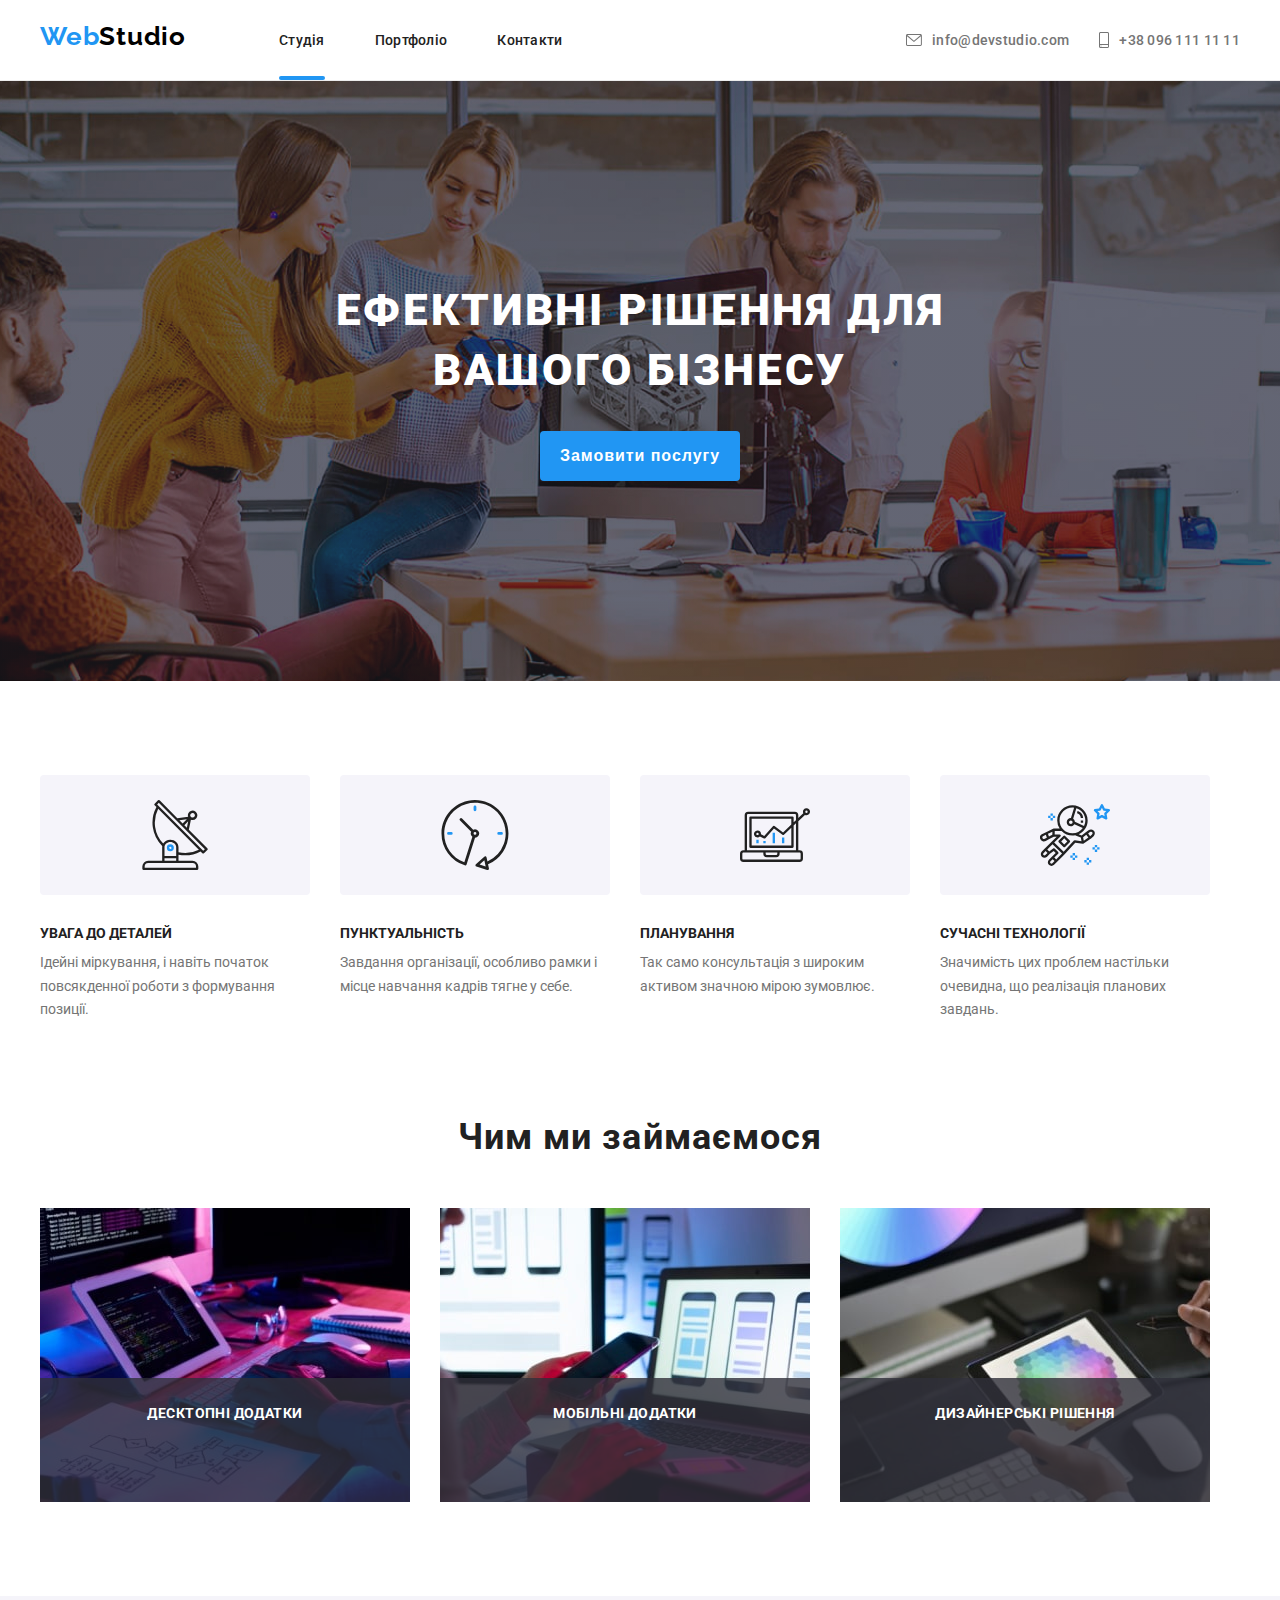
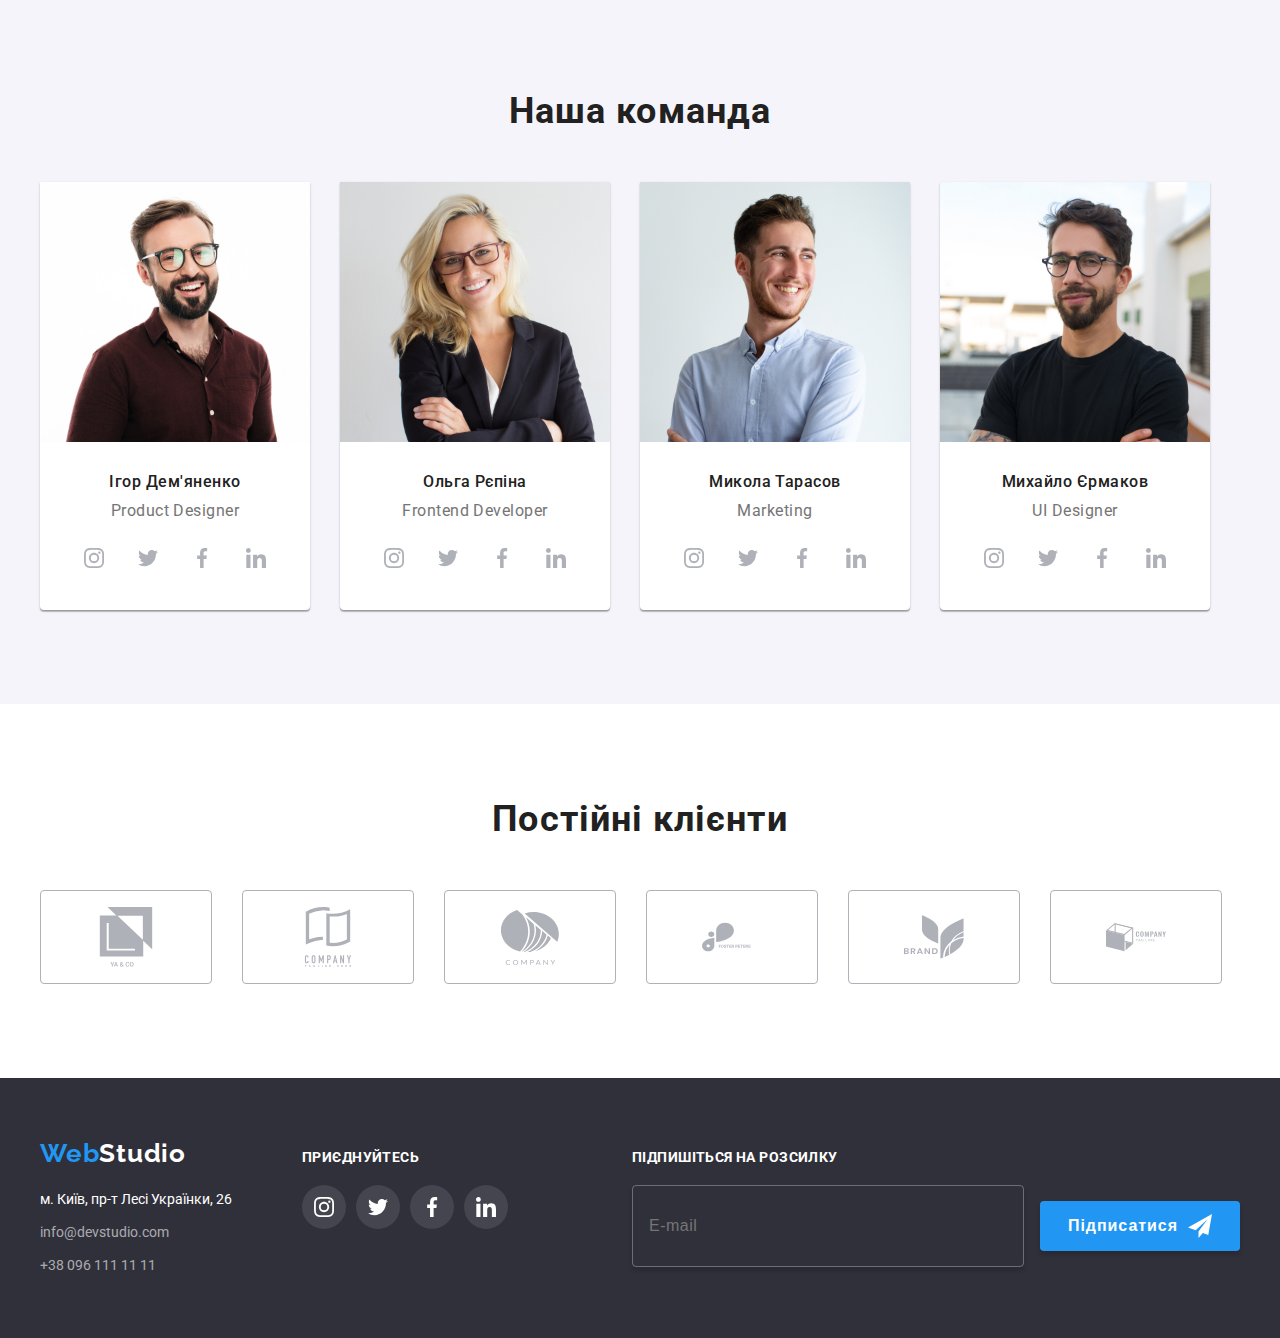
<file: index.html>
<!DOCTYPE html>
<html lang="uk">
  <head>
     <link rel="preconnect" href="https://fonts.googleapis.com">
    <link rel="preconnect" href="https://fonts.gstatic.com" crossorigin >
    <link href="https://fonts.googleapis.com/css2?family=Raleway:wght@700&family=Roboto:wght@400;500;700;900&display=swap"
    rel="stylesheet">
   <link rel="stylesheet" href="https://cdnjs.cloudflare.com/ajax/libs/modern-normalize/2.0.0/modern-normalize.min.css" integrity="sha512-4xo8blKMVCiXpTaLzQSLSw3KFOVPWhm/TRtuPVc4WG6kUgjH6J03IBuG7JZPkcWMxJ5huwaBpOpnwYElP/m6wg==" crossorigin="anonymous" referrerpolicy="no-referrer" >
    <link rel="stylesheet" href="./css/styles.css" >
    <title>WebStudio</title>
  </head>
  <body>
    <header>
      <!-- Навігація -->
      <div class="container">
      <nav class="nav">
        <a class="nav__logo" href="index.html"
          >Web<span class="nav__logo-color">Studio</span></a
        >
        <ul class="pages">
          <li class="pages__item"><a class="pages__link pages__link--actual-page" href="index.html">Студія</a></li>
          <li class="pages__item"><a class="pages__link" href="./portfolio.html">Портфоліо</a></li>
          <li class="pages__item"><a class="pages__link" href="">Контакти</a></li>
        </ul>
            </nav>
        <ul class="nav-contacts">
          <li class="nav-contacts__item">
            <a class="nav-contacts__link" href="mailto:info@devstudio.com"
              ><svg class="nav-contacts__icon" width="16" height="12">
                <use href="./images/icons-contacts.svg#icon-mail"></use>
              </svg>info@devstudio.com</a
            >
          </li>
          <li class="nav-contacts__item">
            <a class="nav-contacts__link" href="tel:+380961111111">
              <svg class="nav-contacts__icon" width="10" height="16">
                <use href="./images/icons-contacts.svg#icon-phone"></use>
              </svg>+38 096 111 11 11</a>
          </li>
        </ul>
      </div>
    </header>
    <main>
      <!-- Шапка -->
      <section class="head">
        <div class="container">
        <h1 class="head__text">Ефективні рішення для вашого бізнесу</h1>
        <button class="head__button" type="button" data-modal-open>Замовити послугу</button>
      </div>
      </section>
      <!-- Особливості -->
      <section>
        <div class="container">
        <ul class="feautures">
          <li class="feautures__item"><div class="feautures__icon">
             <svg class="icon" width="70" height="70">
              <use href="./images/icons.svg#icon-antenna"></use>
             </svg></div>
            <h3 class="feautures__title">УВАГА ДО ДЕТАЛЕЙ</h3>
            <p class="feautures__text">
              Ідейні міркування, і навіть початок повсякденної роботи з
              формування позиції.
            </p>
          </li>
          <li class="feautures__item"><div class="feautures__icon">
             <svg class="icon" width="70" height="70">
              <use href="./images/icons.svg#icon-clock"></use>
             </svg></div>
            <h3 class="feautures__title">ПУНКТУАЛЬНІСТЬ</h3>
            <p class="feautures__text">
              Завдання організації, особливо рамки і місце навчання кадрів тягне
              у себе.
            </p>
          </li>
          <li class="feautures__item"><div class="feautures__icon">
             <svg class="icon" width="70" height="70">
              <use href="./images/icons.svg#icon-diagram"></use>
             </svg></div>
            <h3 class="feautures__title">ПЛАНУВАННЯ</h3>
            <p class="feautures__text">
              Так само консультація з широким активом значною мірою зумовлює.
            </p>
          </li>
          <li class="feautures__item">
            <div class="feautures__icon">
             <svg class="icon" width="70" height="70">
              <use href="./images/icons.svg#icon-astronaut"></use>
             </svg></div>
            <h3 class="feautures__title">СУЧАСНІ ТЕХНОЛОГІЇ</h3>
            <p class="feautures__text">
              Значимість цих проблем настільки очевидна, що реалізація планових
              завдань.
            </p>
          </li>
        </ul>
      </div>
      </section>
      <!-- Чим ми займаємося -->
      <section class="activities">
        <div class="container">
        <h2 class="ctivities__title">Чим ми займаємося</h2>
        <ul class="activities__img">
          <li class="activities__item"><img src="./images/box1.jpg" alt="Десктопні додатки" width="370"> <p class="activities__text">Десктопні додатки</p></li>
          <li class="activities__item"><img src="./images/box2.jpg" alt="Мобільні додатки" width="370"><p class="activities__text">Мобільні додатки</p></li>
          <li class="activities__item"><img src="./images/box3.jpg" alt="Дизайнерські рішення" width="370"><p class="activities__text">Дизайнерські рішення</p></li>
        </ul>
        </div>
      </section>
      <!-- Наша команда -->
      <section class="team">
        <div class="container">
        <h2 class="team__title">Наша команда</h2>
        <ul class="team__list">
          <li class="team__item">
            <img
              src="./images/productdesigner.jpg"
              alt="Ігор Дем'яненко"
              width="270"> <div class="team__block">
            <h3 class="team__name">Ігор Дем'яненко</h3>
            <p class="team__job">Product Designer</p>
            <ul class="team-sm">
              <li>
                <a href="" class="team-sm__icon"><svg class="social-media" width="20" height="20">
              <use href="./images/icons.svg#icon-instagram"></use>
            </svg></a>
              </li>
              <li>
                <a href="" class="team-sm__icon"><svg class="social-media" width="20" height="20">
              <use href="./images/icons.svg#icon-twitter"></use>
            </svg></a>
              </li>
              <li>
                <a href="" class="team-sm__icon"><svg class="social-media" width="20" height="20">
              <use href="./images/icons.svg#icon-facebook"></use>
            </svg></a>
              </li>
              <li>
                <a href="" class="team-sm__icon"><svg class="social-media" width="20" height="20">
              <use href="./images/icons.svg#icon-linkedin"></use>
            </svg></a>
              </li>
            </ul>
          </div>
          </li>
          <li class="team__item">
            <img
              src="./images/frontenddeveloper.jpg"
              alt="Ольга Рєпіна"
              width="270"
            ><div class="team__block">
            <h3 class="team__name">Ольга Рєпіна</h3>
            <p class="team__job">Frontend Developer</p>
            <ul class="team-sm">
              <li>
                <a href="" class="team-sm__icon"><svg class="social-media" width="20" height="20">
              <use href="./images/icons.svg#icon-instagram"></use>
            </svg></a>
              </li>
              <li>
                <a href="" class="team-sm__icon"><svg class="social-media" width="20" height="20">
              <use href="./images/icons.svg#icon-twitter"></use>
            </svg></a>
              </li>
              <li>
                <a href="" class="team-sm__icon"><svg class="social-media" width="20" height="20">
              <use href="./images/icons.svg#icon-facebook"></use>
            </svg></a>
              </li>
              <li>
                <a href="" class="team-sm__icon"><svg class="social-media" width="20" height="20">
              <use href="./images/icons.svg#icon-linkedin"></use>
            </svg></a>
              </li>
            </ul></div>
          </li>
          <li class="team__item">
            <img
              src="./images/marketing.jpg"
              alt="Микола Тарасов"
              width="270"
            ><div class="team__block">
            <h3 class="team__name">Микола Тарасов</h3>
            <p class="team__job">Marketing</p>
            <ul class="team-sm">
              <li>
                <a href="" class="team-sm__icon"><svg class="social-media" width="20" height="20">
              <use href="./images/icons.svg#icon-instagram"></use>
            </svg></a>
              </li>
              <li>
                <a href="" class="team-sm__icon"><svg class="social-media" width="20" height="20">
              <use href="./images/icons.svg#icon-twitter"></use>
            </svg></a>
              </li>
              <li>
                <a href="" class="team-sm__icon"><svg class="social-media" width="20" height="20">
              <use href="./images/icons.svg#icon-facebook"></use>
            </svg></a>
              </li>
              <li>
                <a href="" class="team-sm__icon"><svg class="social-media" width="20" height="20">
              <use href="./images/icons.svg#icon-linkedin"></use>
            </svg></a>
              </li>
            </ul></div>
          </li>
          <li class="team__item">
            <img
              src="./images/uidesigner.jpg"
              alt="Михайло Єрмаков"
              width="270"
            ><div class="team__block">
            <h3 class="team__name">Михайло Єрмаков</h3>
            <p class="team__job">UI Designer</p><ul class="team-sm">
              <li>
                <a href="" class="team-sm__icon"><svg class="social-media" width="20" height="20">
              <use href="./images/icons.svg#icon-instagram"></use>
            </svg></a>
              </li>
              <li>
                <a href="" class="team-sm__icon"><svg class="social-media" width="20" height="20">
              <use href="./images/icons.svg#icon-twitter"></use>
            </svg></a>
              </li>
              <li>
                <a href="" class="team-sm__icon"><svg class="social-media" width="20" height="20">
              <use href="./images/icons.svg#icon-facebook"></use>
            </svg></a>
              </li>
              <li>
                <a href="" class="team-sm__icon"><svg class="social-media" width="20" height="20">
              <use href="./images/icons.svg#icon-linkedin"></use>
            </svg></a>
              </li>
            </ul></div>
          </li>
        </ul>
        </div>
      </section>

  <!-- Постійні клієнти -->
      <section class="clients"> 
        <div class="container">
<h2 class="clients__title">Постійні клієнти</h2>
<ul class="clients__list">
  <li>
  <a href="" class="clients__logo"> <svg width="106" height="60">
    <use href="./images/icons.svg#icon-group-1"></use>
  </svg></a>
  </li>
  <li>
  <a href="" class="clients__logo"> <svg width="106" height="60">
    <use href="./images/icons.svg#icon-group-2"></use>
  </svg></a>
  </li>
  <li>
  <a href="" class="clients__logo"> <svg width="106" height="60">
    <use href="./images/icons.svg#icon-group-3"></use>
  </svg></a>
  </li>
  <li>
  <a href="" class="clients__logo"> <svg width="106" height="60">
    <use href="./images/icons.svg#icon-group-4"></use>
  </svg></a>
  </li>
  <li>
  <a href="" class="clients__logo"> <svg width="106" height="60">
    <use href="./images/icons.svg#icon-group-5"></use>
  </svg></a>
  </li>
  <li>
  <a href="" class="clients__logo"> <svg width="106" height="60">
    <use href="./images/icons.svg#icon-group-6"></use>
  </svg></a>
  </li>
</ul>
        </div>
      </section>
    </main>
    <!-- Footer -->
    <footer class="footer-bcg">
      <div class="container footer">
          <div>
        <a class="footer__logo" href="index.html"
          >Web<span class="footer__logo--color">Studio</span></a>
        <address class="footer-adres">
          <p class="footer-adres__text">м. Київ, пр-т Лесі Українки, 26</p>
          <ul class="footer-adres__contacts">
            <li class="footer-adres__item" >
              <a class="footer-adres__link" href="mailto:info@devstudio.com"
                >info@devstudio.com</a
              >
            </li>
            <li class="footer-adres__item" >
              <a class="footer-adres__link" href="tel:+380961111111"
                >+38 096 111 11 11</a
              >
            </li>
          </ul>
          </address></div>
          <div class="footer-sm">
            <h3 class="footer-sm__title">приєднуйтесь</h3>
            <ul class="footer-sm__list">
              <li>
                <a href="" class="footer-sm__icon"><svg class="social-media" width="20" height="20">
              <use href="./images/icons.svg#icon-instagram"></use>
            </svg></a>
              </li>
              <li>
                <a href="" class="footer-sm__icon"><svg class="social-media" width="20" height="20">
              <use href="./images/icons.svg#icon-twitter"></use>
            </svg></a>
              </li>
              <li>
                <a href="" class="footer-sm__icon"><svg width="20" height="20">
              <use href="./images/icons.svg#icon-facebook"></use>
            </svg></a>
              </li>
              <li>
                <a href="" class="footer-sm__icon"><svg width="20" height="20">
              <use href="./images/icons.svg#icon-linkedin"></use>
            </svg></a>
              </li>
            </ul></div>
            <form class="footer-input">
              <label class="footer-input__label" for="email-input">
                Підпишіться на розсилку
              </label>
              <input type="email" id="email-input" placeholder="E-mail" class="footer-input__email">
              <button class="footer-input__button" type="submit">
                Підписатися
                <svg class="footer-input__icon" width="24" height="24">
                  <use href="./images/icons.svg#icon-send"/>
                </svg>
              </button>
            </form>
      </div>
    </footer>

    <!-- modal -->

    <div class="backdrop is-hidden" data-modal>
      <div class="modal">
        <button type="button" class="modal__close-btn" data-modal-close> 
          <svg class="icon-close" width="18" height="18">
          <use href="./images/icons.svg#icon-close"></use>
        </svg></button>
        <form class="modal-form">
        <h3 class="modal-form__title">Залиште свої дані, ми вам передзвонимо</h3>
<label class="modal-form__label">
  <span class="modal-form__name">Ім'я</span>
  <input type="text" name="name" class="modal-form__input"> 
  <svg class="modal-form__icon" width="18" height="18">
  <use href="./images/icons.svg#icon-modal-person"></use>
</svg></label>
<label class="modal-form__label">
  <span class="modal-form__name">Телефон</span>
  <input type="tel" name="phone" class="modal-form__input"> 
  <svg class="modal-form__icon" width="18" height="18">
  <use href="./images/icons.svg#icon-modal-phone"></use>
</svg></label>
<label class="modal-form__label">
  <span class="modal-form__name">Пошта</span>
  <input type="email" name="mail" class="modal-form__input"> 
  <svg class="modal-form__icon" width="18" height="18" >
  <use href="./images/icons.svg#icon-modal-mail"></use>
</svg></label>
<label class="modal-form__label">
  <span class="modal-form__name">Коментар</span>
<textarea class="modal-form__coments" cols="30" rows="10" placeholder="Введіть текст" ></textarea></label>
  <label class="modal-form__checkbox">
<input class="checkbox__input checkbox-hidden" type="checkbox" name="consent" value="consent">
<span class="custom__checkbox">
<svg width="16" height="15" class="custom-checkbox__icon">
  <use href="./images/icons.svg#icon-check"></use>
</svg></span>
 <span class="checkbox__text">Погоджуюся з розсилкою та приймаю <a href="" class="checkbox__link">Умови договору</a></span> 
</label>
 <button class="modal-form__button" type="submit">Відправити</button>
</form>
      </div>
    </div>
      <script src="./js/modal.js"></script>
  </body>
</html>
</file>
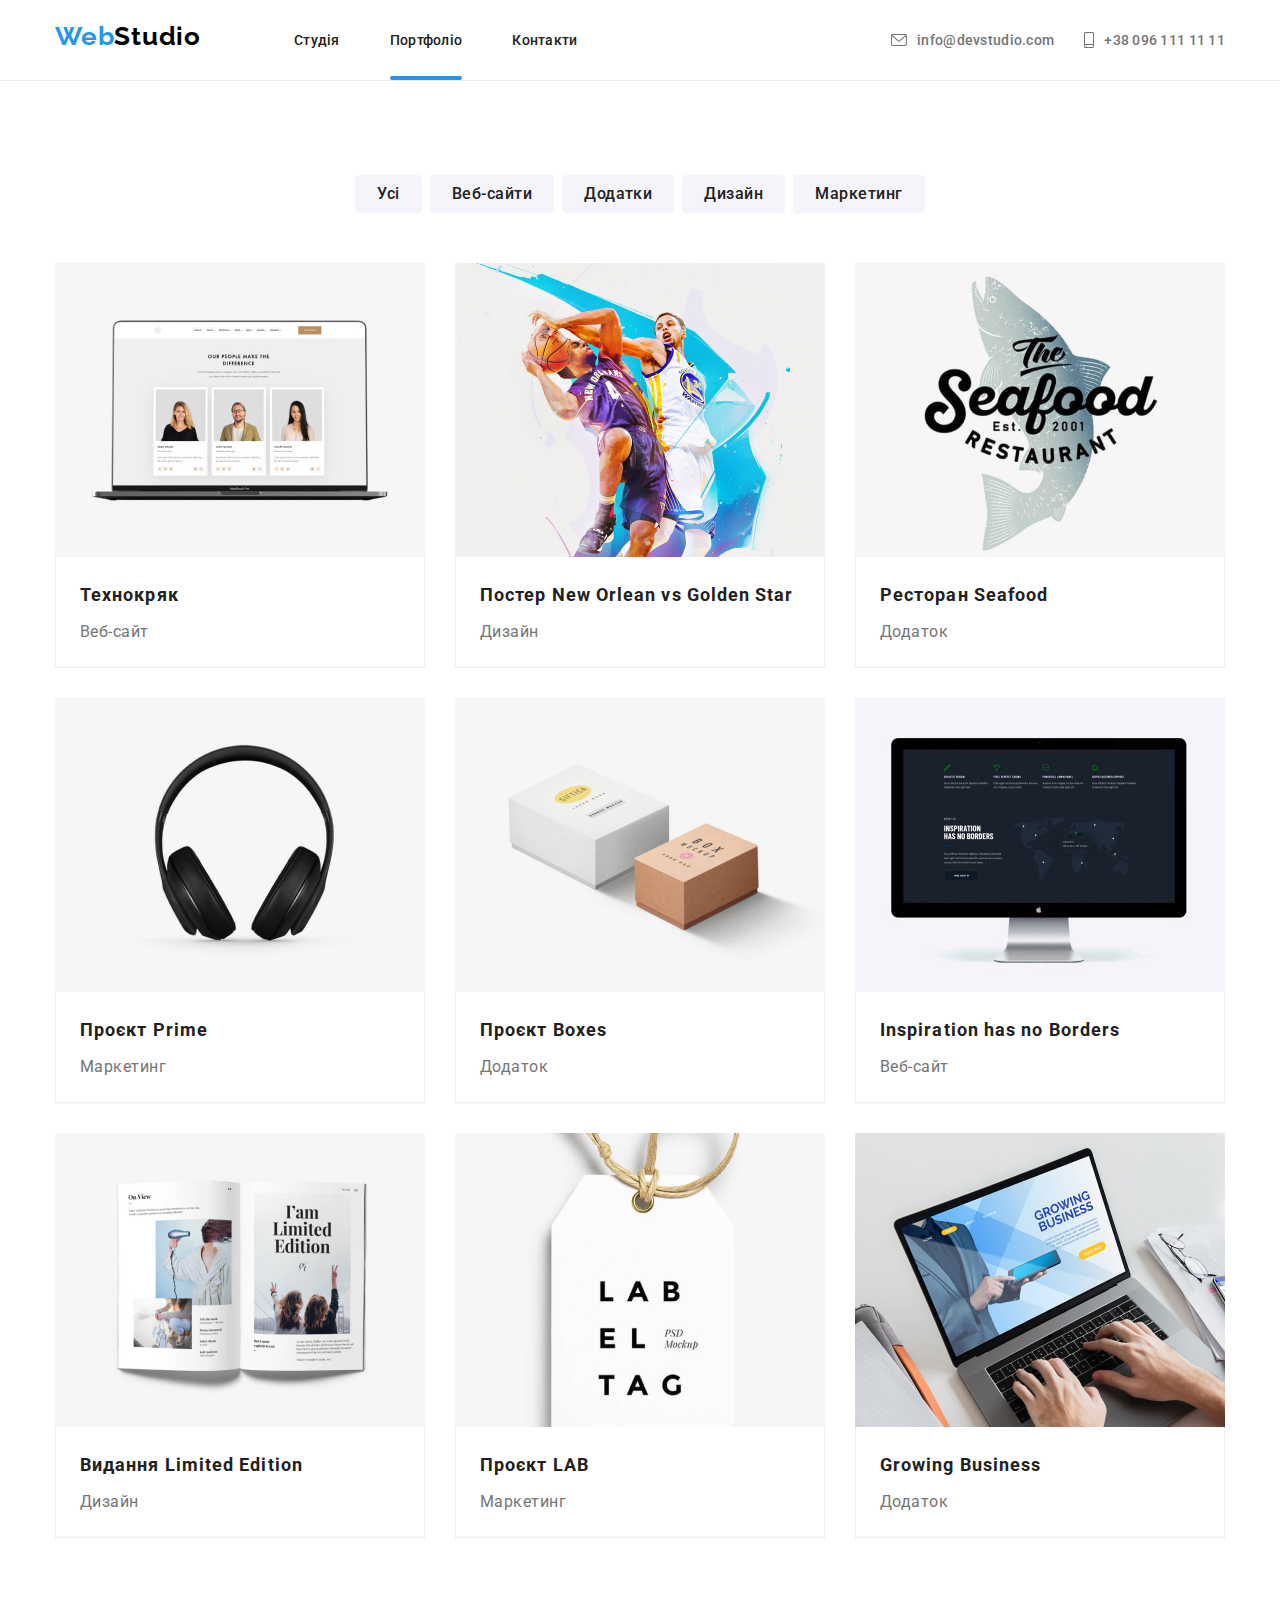
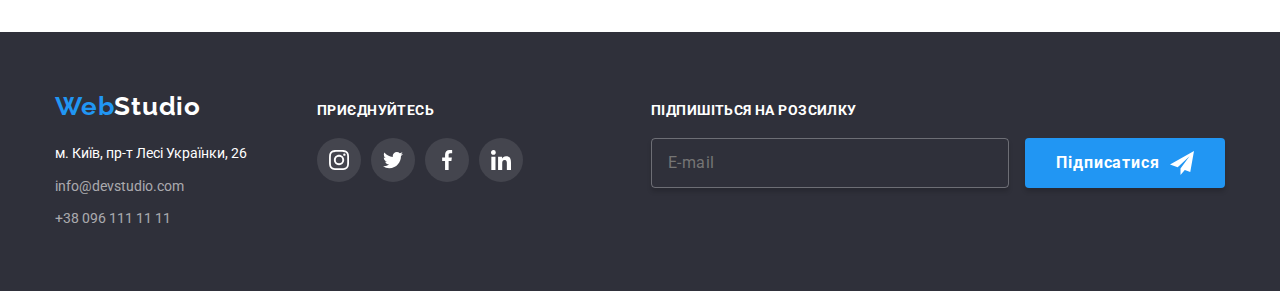
<file: portfolio.html>
<!DOCTYPE html>
<html lang="uk">
  <head>
    <link
      rel="stylesheet"
      href="https://cdnjs.cloudflare.com/ajax/libs/modern-normalize/1.0.0/modern-normalize.min.css"
    />
    <link rel="stylesheet" href="./css/styles.css">
    <link rel="preconnect" href="https://fonts.googleapis.com">
    <link rel="preconnect" href="https://fonts.gstatic.com" crossorigin>
    <link
      href="https://fonts.googleapis.com/css2?family=Raleway:wght@700&family=Roboto:wght@400;500;700;900&display=swap"
      rel="stylesheet">
    <title>WebStudio</title>
  </head>
  <body>
    <header>
      <!-- Навігація -->
      <div class="container">
        <nav class="nav">
          <a class="nav__logo" href="index.html"
            >Web<span class="nav__logo-color">Studio</span></a
          >
          <ul class="pages">
            <li class="pages__item"><a class="pages__link" href="index.html">Студія</a></li>
            <li class="pages__item"><a class="pages__link pages__link--actual-page" href="./portfolio.html">Портфоліо</a></li>
            <li class="pages__item"><a class="pages__link" href="">Контакти</a></li>
          </ul>
              </nav>
          <ul class="nav-contacts">
            <li class="nav-contacts__item">
              <a class="nav-contacts__link" href="mailto:info@devstudio.com"
                ><svg class="nav-contacts__icon" width="16" height="12">
                  <use href="./images/icons-contacts.svg#icon-mail"></use>
                </svg>info@devstudio.com</a
              >
            </li>
            <li class="nav-contacts__item">
              <a class="nav-contacts__link" href="tel:+380961111111">
                <svg class="nav-contacts__icon" width="10" height="16">
                  <use href="./images/icons-contacts.svg#icon-phone"></use>
                </svg>+38 096 111 11 11</a>
            </li>
          </ul>
        </div>
      </header>
      <main>
      <!-- Фільтри + Проєкти -->
      <section>
        <div class="container">
          <ul class="filtres">
            <li class="list">
              <button class="item" type="button">Усі</button>
            </li>
            <li class="list">
              <button class="item" type="button">Веб-сайти</button>
            </li>
            <li class="list">
              <button class="item" type="button">Додатки</button>
            </li>
            <li class="list">
              <button class="item" type="button">Дизайн</button>
            </li>
            <li class="list">
              <button class="item" type="button">Маркетинг</button>
            </li>
          </ul>
          <ul class="projects">
            <li class="project-list">
              <a href=""  class="list"><div  class="img-overlay" >
                <img src="./images/techkr.jpg" alt="Технокряк" width="370">
                 <div class="content-overlay"><p class="overlay">Ресурс пропонує комплексні пропозиції з різним рівнем функціоналу та сервісів. Все це дозволить відвідувачу отримати вичерпні відомості про компанію чи приватну особу.
                 </p></div></div>
                <div class="bottom-section">
                  <h3 class="item">Технокряк</h3>
                  <p class="type">Веб-сайт</p>
                </div></a
              >
            </li>
            <li class="project-list">
              <a href="" class="list">
                <div  class="img-overlay" >
                <img src="./images/poster.jpg" alt="Постер New Orlean vs Golden Star" width="370">
                 <div class="content-overlay"><p class="overlay">Ресурс пропонує комплексні пропозиції з різним рівнем функціоналу та сервісів. Все це дозволить відвідувачу отримати вичерпні відомості про компанію чи приватну особу.
                 </p></div></div>
                <div class="bottom-section">
                  <h3 class="item">Постер New Orlean vs Golden Star</h3>
                  <p class="type">Дизайн</p>
                </div>
              </a>
            </li>
            <li class="project-list">
              <a href="" class="list">
                <div  class="img-overlay" >
                <img src="./images/seafood.jpg" alt="Ресторан Seafood" width="370">
                 <div class="content-overlay"><p class="overlay">Ресурс пропонує комплексні пропозиції з різним рівнем функціоналу та сервісів. Все це дозволить відвідувачу отримати вичерпні відомості про компанію чи приватну особу.
                 </p></div></div>
                <div class="bottom-section">
                  <h3 class="item">Ресторан Seafood</h3>
                  <p class="type">Додаток</p>
                </div></a
              >
            </li>
            <li class="project-list">
              <a href="" class="list"> <div  class="img-overlay" >
                <img src="./images/prime.jpg" alt="Проєкт Prime" width="370">
                 <div class="content-overlay"><p class="overlay">Ресурс пропонує комплексні пропозиції з різним рівнем функціоналу та сервісів. Все це дозволить відвідувачу отримати вичерпні відомості про компанію чи приватну особу.
                 </p></div></div>
                <div class="bottom-section">
                  <h3 class="item">Проєкт Prime</h3>
                  <p class="type">Маркетинг</p>
                </div></a
              >
            </li>
            <li class="project-list">
              <a href="" class="list"
                ><div  class="img-overlay" >
                <img src="./images/boxes.jpg" alt="Проєкт Boxes" width="370">
                 <div class="content-overlay"><p class="overlay">Ресурс пропонує комплексні пропозиції з різним рівнем функціоналу та сервісів. Все це дозволить відвідувачу отримати вичерпні відомості про компанію чи приватну особу.
                 </p></div></div>
                <div class="bottom-section">
                  <h3 class="item">Проєкт Boxes</h3>
                  <p class="type">Додаток</p>
                </div></a
              >
            </li>
            <li class="project-list">
              <a href="" class="list">
              <div  class="img-overlay" >
                <img src="./images/inspiration.jpg" alt="Inspiration has no Borders" width="370">
                 <div class="content-overlay"><p class="overlay">Ресурс пропонує комплексні пропозиції з різним рівнем функціоналу та сервісів. Все це дозволить відвідувачу отримати вичерпні відомості про компанію чи приватну особу.
                 </p></div></div>
                <div class="bottom-section">
                  <h3 class="item">Inspiration has no Borders</h3>
                  <p class="type">Веб-сайт</p>
                </div></a
              >
            </li>
            <li class="project-list">
              <a href="" class="list">
                <div  class="img-overlay" >
                <img src="./images/limedition.jpg" alt="Видання Limited Edition" width="370">
                 <div class="content-overlay"><p class="overlay">Ресурс пропонує комплексні пропозиції з різним рівнем функціоналу та сервісів. Все це дозволить відвідувачу отримати вичерпні відомості про компанію чи приватну особу.
                 </p></div></div>
                <div class="bottom-section">
                  <h3 class="item">Видання Limited Edition</h3>
                  <p class="type">Дизайн</p>
                </div></a
              >
            </li>
            <li class="project-list">
              <a href="" class="list">
                 <div  class="img-overlay" >
                <img src="./images/lab.jpg" alt="Проєкт LAB" width="370">
                 <div class="content-overlay"><p class="overlay">Ресурс пропонує комплексні пропозиції з різним рівнем функціоналу та сервісів. Все це дозволить відвідувачу отримати вичерпні відомості про компанію чи приватну особу.
                 </p></div></div>
                <div class="bottom-section">
                  <h3 class="item">Проєкт LAB</h3>
                  <p class="type">Маркетинг</p>
                </div></a
              >
            </li>
            <li class="project-list">
              <a href="" class="list">
                 <div  class="img-overlay" >
                <img src="./images/growing.jpg" alt="Growing Business" width="370">
                 <div class="content-overlay"><p class="overlay">Ресурс пропонує комплексні пропозиції з різним рівнем функціоналу та сервісів. Все це дозволить відвідувачу отримати вичерпні відомості про компанію чи приватну особу.
                 </p></div></div>
                <div class="bottom-section">
                  <h3 class="item">Growing Business</h3>
                  <p class="type">Додаток</p>
                </div></a
              >
            </li>
          </ul>
        </div>
      </section>
    </main>
    <!-- Footer -->
    <footer class="footer-bcg">
      <div class="container footer">
          <div>
        <a class="footer__logo" href="index.html"
          >Web<span class="footer__logo--color">Studio</span></a>
        <address class="footer-adres">
          <p class="footer-adres__text">м. Київ, пр-т Лесі Українки, 26</p>
          <ul class="footer-adres__contacts">
            <li class="footer-adres__item" >
              <a class="footer-adres__link" href="mailto:info@devstudio.com"
                >info@devstudio.com</a
              >
            </li>
            <li class="footer-adres__item" >
              <a class="footer-adres__link" href="tel:+380961111111"
                >+38 096 111 11 11</a
              >
            </li>
          </ul>
          </address></div>
          <div class="footer-sm">
            <h3 class="footer-sm__title">приєднуйтесь</h3>
            <ul class="footer-sm__list">
              <li>
                <a href="" class="footer-sm__icon"><svg class="social-media" width="20" height="20">
              <use href="./images/icons.svg#icon-instagram"></use>
            </svg></a>
              </li>
              <li>
                <a href="" class="footer-sm__icon"><svg class="social-media" width="20" height="20">
              <use href="./images/icons.svg#icon-twitter"></use>
            </svg></a>
              </li>
              <li>
                <a href="" class="footer-sm__icon"><svg width="20" height="20">
              <use href="./images/icons.svg#icon-facebook"></use>
            </svg></a>
              </li>
              <li>
                <a href="" class="footer-sm__icon"><svg width="20" height="20">
              <use href="./images/icons.svg#icon-linkedin"></use>
            </svg></a>
              </li>
            </ul></div>
            <form class="footer-input">
              <label class="footer-input__label" for="email-input">
                Підпишіться на розсилку
              </label>
              <input type="email" id="email-input" placeholder="E-mail" class="footer-input__email">
              <button class="footer-input__button" type="submit">
                Підписатися
                <svg class="footer-input__icon" width="24" height="24">
                  <use href="./images/icons.svg#icon-send"/>
                </svg>
              </button>
            </form>
      </div>
    </footer>
  </body>
</html>
</file>
<file: css/styles.css>
:root {
  --main-text-color: #757575;
  --secondary-text-color: #212121;
  --main-blue-color: #2196f3;
  --main-white-color: #ffffff;
  --background-dark-color: #2f303a;
  --background-light-color: #f5f4fa;
  --logo-black-color: #000000;
}

/* ========================================================
                          all pages           
   ======================================================== */


* {
  margin: 0px;
  padding: 0px;
}
.container {
  width: 1200px;
  margin-left: auto;
  margin-right: auto;
  padding-left: 15px;
  padding-right: 15px;
}
body {
  font-family: Roboto;
  color: var(--main-text-color);
}
section {
  padding-top: 94px;
  padding-bottom: 94px;
}
ul {
  list-style: none;
}
a {
  text-decoration: none;
}
button {
  cursor: pointer;
}
img {
  display: block;
}

/* ========================================================
   =                   NAVIGATION               =
   ======================================================== */


header {
  border-bottom: 1px solid #ececec;
}
header .container {
  display: flex;
  align-items: center;
}
.nav {
  display: flex;
  align-items: baseline;
}
.nav__logo {
  font-family: Raleway;
  font-size: 26px;
  font-weight: 700;
  letter-spacing: 0.78px;
  color: var(--main-blue-color);
}
.nav__logo-color {
  color: var(--logo-black-color);
}
.pages {
  display: inline-flex;
  margin: 0px;
  padding-left: 0px;
  margin-left: 93px;
}
.pages__link--actual-page {
  color: var(--main-blue-color);
  position: relative;
&::after {
  position: absolute;
  right: 0px;
  bottom: 0px;
  content: "";
  display: inline-block;
  width: 100%;
  height: 4px;
  border-radius: 2px;
  background-color: var(--main-blue-color);
}}
.pages__link {
  padding-top: 32px;
  padding-bottom: 32px;
  display: block;

  color: var(--secondary-text-color);
  font-size: 14px;
  font-weight: 500;
  letter-spacing: 0.28px;
  transition: color 250ms cubic-bezier(0.4, 0, 0.2, 1);
&:hover,
&:focus {
    color: var(--main-blue-color);
  }}
.pages__item {
  margin-left: 50px;
&:first-child {
  margin-left: 0px;
}}

.nav-contacts {
  display: flex;
  margin-left: auto;
}
.nav-contacts__item:first-child{
  margin-right: 30px;
}
.nav-contacts__icon {
  margin-right: 10px;
  fill: currentColor;
}
.nav-contacts__link {
  display: flex;
  padding-top: 32px;
  padding-bottom: 32px;
  align-items: center;

  color: var(--main-text-color);
  font-size: 14px;
  font-weight: 500;
  letter-spacing: 0.28px;
  transition: color 250ms cubic-bezier(0.4, 0, 0.2, 1);
&:focus,
&:hover {
  color: var(--main-blue-color);
}}
/* ========================================================
   =                   FOOTER               =
   ======================================================== */


.footer-bcg {
  background-color: var(--background-dark-color);
  display: block;
  padding-top: 60px;
  padding-bottom: 60px;
}
.footer{
  display: flex;
  align-items: baseline;
}
.footer__logo {
  display: block;
  margin-bottom: 20px;

  color: #2196f3;
  font-family: Raleway;
  font-size: 26px;
  font-weight: 700;
  letter-spacing: 0.78px;
}
.footer__logo--color {
  color: var(--main-white-color);
}
.footer-adres{
  margin-right: 70px;
}
.footer-adres__text {
  margin-bottom: 9px;

  color: var(--main-white-color);
  font-style: normal;
  font-size: 14px;
  line-height: 1.71;
  display: block;
}
.footer-adres__link {
  color: rgba(255, 255, 255, 0.6);
  font-style: normal;
  font-size: 14px;
  line-height: 1.71;
}
.footer-adres__item:first-child{
  margin-bottom: 9px;
}
.footer-sm__title {
  color: var(--main-white-color);
  font-size: 14px;
  font-weight: 700;
  letter-spacing: 0.42px;
  text-transform: uppercase;
  margin-bottom: 20px;
}

.footer-sm__list {
  display: flex;
  gap: 10px;
}
.footer-sm__icon {
  display: flex;
  justify-content: center;
  align-items: center;
  width: 44px;
  height: 44px;
  border-radius: 50%;
  fill: var(--main-white-color);
  background-color: rgba(255, 255, 255, 0.1);
  transition: background-color 250ms cubic-bezier(0.4, 0, 0.2, 1);
&:hover,
&:focus {
  background-color: #2196f3;
  fill: var(--main-white-color);
}}
.footer-input{
  margin-left: auto;
  display: block;
  align-items: center;
}
.footer-input__label{
  display: block;
  justify-content: center;
  display: block;
  margin-bottom: 20px;
font-weight: 700;
font-size: 14px;
letter-spacing: 0.03em;
text-transform: uppercase;
color: var(--main-white-color);
}
.footer-input__email{
  padding: 15px 16px;
border: 1px solid rgba(255, 255, 255, 0.3);
border-radius: 4px;
width: 358px;
height: 50px;
box-shadow: 0 4px 4px 0 rgba(0, 0, 0, 0.15);
background: transparent;

font-size: 16px;
line-height: 125%;
letter-spacing: 0.03em;
color: rgba(255, 255, 255, 0.6);
}
.footer-input__button{
  display: inline-flex;
align-items: center;
justify-content: center;

font-weight: 700;
font-size: 16px;
line-height: 187%;
letter-spacing: 0.06em;
text-align: center;
color: var(--main-white-color);

border: none; 
border-radius: 4px;
  width: 200px;
  height: 50px;
  box-shadow: 0 4px 4px 0 rgba(0, 0, 0, 0.15);
background: var(--main-blue-color);
margin-left: 12px;
}
.footer-input__icon{
  margin-left: 10px;
}
/* ========================================================
   =                   INDEX              =
   ======================================================== */

/* ========================================================
   =                  ШАПКА              =
   ======================================================== */

.head {
  max-width: 1600px;
  background-image: linear-gradient(
      to right,
      rgba(47, 48, 58, 0.4),
      rgba(47, 48, 58, 0.4)
    ),
    url(../images/bcg-head.jpg);
  background-color: var(--background-dark-color);
  background-position: center;
  margin-left: auto;
  margin-right: auto;

  text-align: center;
  padding-top: 200px;
  padding-bottom: 200px;
}
.head__text {
  width: 696px;
  margin-left: auto;
  margin-right: auto;

  color: var(--main-white-color);
  text-align: center;
  font-size: 44px;
  font-weight: 900;
  line-height: 1.36;
  letter-spacing: 2.64px;
  text-transform: uppercase;
}
.head__button {
  width: 200px;
  padding-top: 10px;
  padding-bottom: 10px;
  border-radius: 4px;
  border: none;
  margin-top: 30px;
  margin-left: auto;
  margin-right: auto;

  background-color: var(--main-blue-color);
  color: var(--main-white-color);
  text-align: center;
  font-size: 16px;
  font-weight: 700;
  line-height: 1.87;
  letter-spacing: 0.96px;
}

/* ========================================================
   =                   ОСОБЛИВОСТІ               =
   ======================================================== */


.feautures {
  display: flex;
  gap: 30px;
}
.feautures__title {
  margin-bottom: 10px;
  color: var(--secondary-text-color);
  font-size: 14px;
  font-weight: 700;
  text-transform: uppercase;
}
.feautures__item {
  width: 270px;
}
.feautures__icon {
  display: flex;
  align-items: center;
  justify-content: center;
  width: 270px;
  height: 120px;
  border-radius: 4px;
  background-color: var(--background-light-color);
  margin-bottom: 30px;
}
.feautures__text {
  font-size: 14px;
  line-height: 1.71;
}
/* ========================================================
   =                   Чим ми займаємося               =
   ======================================================== */

.activities {
  padding-top: 0px;
}
.ctivities__title {
  color: var(--secondary-text-color);
  text-align: center;
  font-size: 36px;
  font-weight: 700;
  letter-spacing: 1.08px;
  margin-bottom: 50px;
}
.activities__img {
  display: flex;
  gap: 30px;
}
.activities__item {
  position: relative;
}
.activities__text {
  color: #fff;
  text-align: center;
  padding-top: 27px;
  padding-bottom: 27px;
  font-size: 14px;
  font-weight: 700;
  letter-spacing: 0.42px;
  text-transform: uppercase;

  position: absolute;
  right: 0px;
  bottom: 0px;
  content: "";
  display: inline-block;
  width: 370px;
  height: 70px;
  background-color: rgba(47, 48, 58, 0.8);
}
/* ========================================================
   =                   Наша команда               =
   ======================================================== */
.team {
  background-color: var(--background-light-color);
}
.team__title {
  color: var(--secondary-text-color);
  text-align: center;
  font-size: 36px;
  font-weight: 700;
  letter-spacing: 1.08px;
  margin-bottom: 50px;
}
.team__list {
  display: inline-flex;
  gap: 30px;
}
.team__item {
  background-color: var(--main-white-color);
  border-radius: 0px 0px 4px 4px;
  box-shadow: 0px 2px 1px 0px rgba(0, 0, 0, 0.2),
    0px 1px 1px 0px rgba(0, 0, 0, 0.14), 0px 1px 3px 0px rgba(0, 0, 0, 0.12);
}
.team__name {
  color: var(--secondary-text-color);
  font-size: 16px;
  font-weight: 500;
  letter-spacing: 0.48px;
  text-align: center;
}
.team__block {
  padding-top: 30px;
  padding-bottom: 30px;
}
.team__job {
  margin-top: 10px;
  margin-bottom: 16px;

  font-size: 16px;
  letter-spacing: 0.48px;
  text-align: center;
}
.team-sm {
  display: flex;
  justify-content: center;
  gap: 10px;
}
.team-sm__icon {
  display: flex;
  justify-content: center;
  align-items: center;
  width: 44px;
  height: 44px;
  border-radius: 50%;
  fill: #afb1b8;
  transition: background-color 250ms cubic-bezier(0.4, 0, 0.2, 1),
    fill 250ms cubic-bezier(0.4, 0, 0.2, 1);
&:hover,
&:focus {
  background-color: #2196f3;
  fill: var(--main-white-color);
}}

/* ========================================================
   =                   Постійні клієнти               =
   ======================================================== */

.clients__title {
  color: var(--secondary-text-color);
  text-align: center;
  font-size: 36px;
  font-weight: 700;
  letter-spacing: 1.08px;
  margin-bottom: 50px;
}
.clients__list{
  display: flex;
  gap: 30px;
}
.clients__logo {
  display: flex;
  justify-content: center;
  align-items: center;
  width: 170px;
  height: 92px;
  fill: #afb1b8;

  border-radius: 4px;
  border: 1px solid #afb1b8;
  transition: border-color 250ms cubic-bezier(0.4, 0, 0.2, 1),
    fill 250ms cubic-bezier(0.4, 0, 0.2, 1);
&:focus,
&:hover {
  border-color: var(--main-blue-color);
  fill: var(--main-blue-color);
}}

/* ========================================================
   =                   MODAL             =
   ======================================================== */

.backdrop{
  opacity: 1;
  position: fixed;
  top: 0;
  left: 0;
  width: 100vw;
  height: 100vh;
background-color: rgba(0, 0, 0, 0.20);
   transform: scale(1);
    transition: opacity 250ms cubic-bezier(0.4, 0, 0.2, 1),
    visibility 250ms cubic-bezier(0.4, 0, 0.2, 1),
    transform 250ms cubic-bezier(0.4, 0, 0.2, 1);
}
.backdrop.is-hidden{
  opacity: 0;
  visibility: hidden;
  pointer-events: none;
  transform: scale(1.2);
}
.modal{
  position: absolute;
  top: 50%;
  left: 50%;
  transform: translate(-50%,-50%);
width: 528px;
height: 581px;
border-radius: 4px;
background: var(--main-white-color);
box-shadow: 0px 2px 1px 0px rgba(0, 0, 0, 0.20), 0px 1px 1px 0px rgba(0, 0, 0, 0.14), 0px 1px 3px 0px rgba(0, 0, 0, 0.12);
padding: 40px;
}
.modal__close-btn{
  position: absolute;
  top: 9px;
  right: 9px;
  display: flex;
  justify-content: center;
  align-items: center;
  width: 30px;
  height: 30px;
  border-radius: 50%;
  border: 1px solid rgba(0, 0, 0, 0.10);
  background-color: transparent;
  transition: fill 250ms cubic-bezier(0.4, 0, 0.2, 1);
&:focus,
&:hover{
  fill: var(--main-blue-color);
}}
.modal-form__title{
font-weight: 700;
font-size: 20px;
letter-spacing: 0.03em;
text-align: center;
color: var(--secondary-text-color);
margin-bottom: 12px;
}
.modal-form__name{
  display: block;
  margin-bottom: 4px;

font-size: 12px;
letter-spacing: 0.01em;
color: var(--main-text-color);
}
.modal-form__label{
  position: relative;
  display: block;
  margin-bottom: 10px;
}
.modal-form__input{
  position: relative;
  width: 100%;
  padding: 10px 30px 10px 42px;
  

  border-radius: 4px;
  border: 1px solid rgba(0, 0, 0, 0.20);
  transition: border-color 250ms cubic-bezier(0.4, 0, 0.2, 1);
  outline: none;
&:focus,
&:hover {
  border-color: var(--main-blue-color);
  cursor: pointer;
  transition: fill 250ms cubic-bezier(0.4, 0, 0.2, 1);
  outline: none;
}
}
.modal-form__input:focus + .modal-form__icon,
.modal-form__input:focus ~ .modal-form__icon,
.modal-form__input:hover + .modal-form__icon,
.modal-form__input:hover ~ .modal-form__icon {
  fill: var(--main-blue-color);
  cursor: pointer;
}
.modal-form__icon{
  position: absolute;
  top: 28px;
  left: 12px;  
  fill: var(--secondary-text-color);
}
.modal-form__coments{
  width: 100%;
  height: 120px;
  padding: 12px 16px;
  border-radius: 4px;
  border: 1px solid rgba(0, 0, 0, 0.20);
  outline: transparent;
font-size: 12px;
letter-spacing: 0.01em;
color: rgba(117, 117, 117, 0.5);
resize: none;
transition: border-color 250ms cubic-bezier(0.4, 0, 0.2, 1);
outline: none;
&:focus,
&:hover {
  border-color: var(--main-blue-color);
  cursor: pointer;
}}
.checkbox-hidden {
  position: absolute;
  opacity: 0;
  pointer-events: none;
}

.modal-form__checkbox {
  display: inline-flex;
  align-items: center;
  justify-content: center;
  margin-top: 8px;
  margin-right: 11px;
  margin-left: 12px;
}
.checkbox__input:checked + .custom__checkbox {
  background-color: var(--main-blue-color);
  outline: var(--main-blue-color);
}

.checkbox__input:checked + .custom__checkbox .custom-checkbox__icon {
  opacity: 1;
}

.custom__checkbox {
  width: 16px;
  height: 15px;
  margin-right: 8px;
  border-radius: 2px;
  outline: 2px solid var(--secondary-text-color);
  outline-offset: -2px;
  transition: outline 250ms cubic-bezier(0.4, 0, 0.2, 1), background-color 250ms cubic-bezier(0.4, 0, 0.2, 1);
}

.custom-checkbox__icon {
  opacity: 0;
  transition: opacity 250ms cubic-bezier(0.4, 0, 0.2, 1);
}

.checkbox__input:hover .custom-checkbox,
.checkbox__input:focus-within .custom-checkbox {
  outline: 2px solid var(--main-blue-color);
  cursor: pointer;
}
.checkbox__text{
  font-size: 14px;
  line-height: 171%;
  letter-spacing: 0.03em;
  color: var(--main-text-color);
}
.checkbox__link{
  position: relative;
font-size: 14px;
line-height: 171%;
letter-spacing: 0.03em;
color: var(--main-blue-color);
&::after{
  content: '';
position: absolute;
left: 0;
right: 0;
bottom: 1px;
border-bottom: 1px solid var(--main-blue-color);
}}
.modal-form__button{
display: block;
margin-top: 30px;
margin-left: auto;
margin-right: auto;
width: 200px;
height: 50px;
background-color: var(--main-blue-color);
font-weight: 700;
font-size: 16px;
line-height: 187%;
letter-spacing: 0.06em;
text-align: center;
color: var(--main-white-color);
border: none;
border-radius: 4px;
box-shadow: 0 4px 4px 0 rgba(0, 0, 0, 0.15);
}
/* ========================================================
   =                  PORTFOLIO            =
   ======================================================== */

/* ========================================================
   =                   ФІЛЬТРИ             =
   ======================================================== */

.filtres {
  display: flex;
  margin-bottom: 50px;
  justify-content: center;
  gap: 8px;
}
.filtres .item {
  padding-left: 22px;
  padding-right: 22px;
  padding-top: 6px;
  padding-bottom: 6px;

  background-color: var(--background-light-color);
  border: none;
  border-radius: 4px;
  color: var(--secondary-text-color);
  text-align: center;
  font-size: 16px;
  font-weight: 500;
  line-height: 1.62;
  letter-spacing: 0.48px;
  transition: background-color 250ms cubic-bezier(0.4, 0, 0.2, 1),
    color 250ms cubic-bezier(0.4, 0, 0.2, 1),
    box-shadow 250ms cubic-bezier(0.4, 0, 0.2, 1);
}
.filtres .item:hover,
.filtres .item:focus {
  background-color: var(--main-blue-color);
  color: var(--main-white-color);
  box-shadow: 0px 2px 2px 0px rgba(0, 0, 0, 0.12),
    0px 1px 2px 0px rgba(0, 0, 0, 0.08), 0px 3px 1px 0px rgba(0, 0, 0, 0.1);
}

/* ========================================================
   =                   ПРОЄКТИ             =
   ======================================================== */

.projects {
  display: flex;
  flex-wrap: wrap;
  gap: 30px;
}

.bottom-section {
  border-bottom: 1px solid #eee;
  border-left: 1px solid #eee;
  border-right: 1px solid #eee;
}
.projects .bottom-section {
  padding-left: 24px;
  padding-right: 24px;
  padding-top: 20px;
  padding-bottom: 20px;
  margin-bottom: 0px;
  text-align: start;
}
.projects .item {
  color: var(--secondary-text-color);
  font-size: 18px;
  font-weight: 700;
  line-height: 2;
  letter-spacing: 1.08px;
}
.projects .type {
  margin-top: 4px;

  color: var(--main-text-color);
  font-size: 16px;
  line-height: 1.87;
  letter-spacing: 0.48px;
  font-weight: 400;
}

.project-list .list {
  transition: box-shadow 250ms cubic-bezier(0.4, 0, 0.2, 1);
}
.project-list .list:hover,
.project-list .list:focus {
  box-shadow: 1px 4px 6px 0px rgba(0, 0, 0, 0.16),
    0px 4px 4px 0px rgba(0, 0, 0, 0.06), 0px 1px 1px 0px rgba(0, 0, 0, 0.12);
}
.img-overlay {
  position: relative;
  overflow: hidden;
}
.content-overlay {
  position: absolute;
  top: 0;
  left: 0;
  width: 370px;
  height: 294px;
  background-color: rgba(33, 150, 243, 0.9);

  transform: translateY(100%);
  opacity: 1;
  transition: opacity 250ms cubic-bezier(0.4, 0, 0.2, 1),
    transform 250ms cubic-bezier(0.4, 0, 0.2, 1);
}
.overlay {
  padding-left: 24px;
  padding-right: 24px;
  padding-top: 63px;
  padding-bottom: 63px;

  color: var(--main-white-color);
  font-size: 18px;
  line-height: 1.55;
  letter-spacing: 0.54px;
}
.projects .list:hover .content-overlay {
  transform: translateY(0%);
}
.projects .list:hover .content-overlay {
  opacity: 1;
}
</file>
